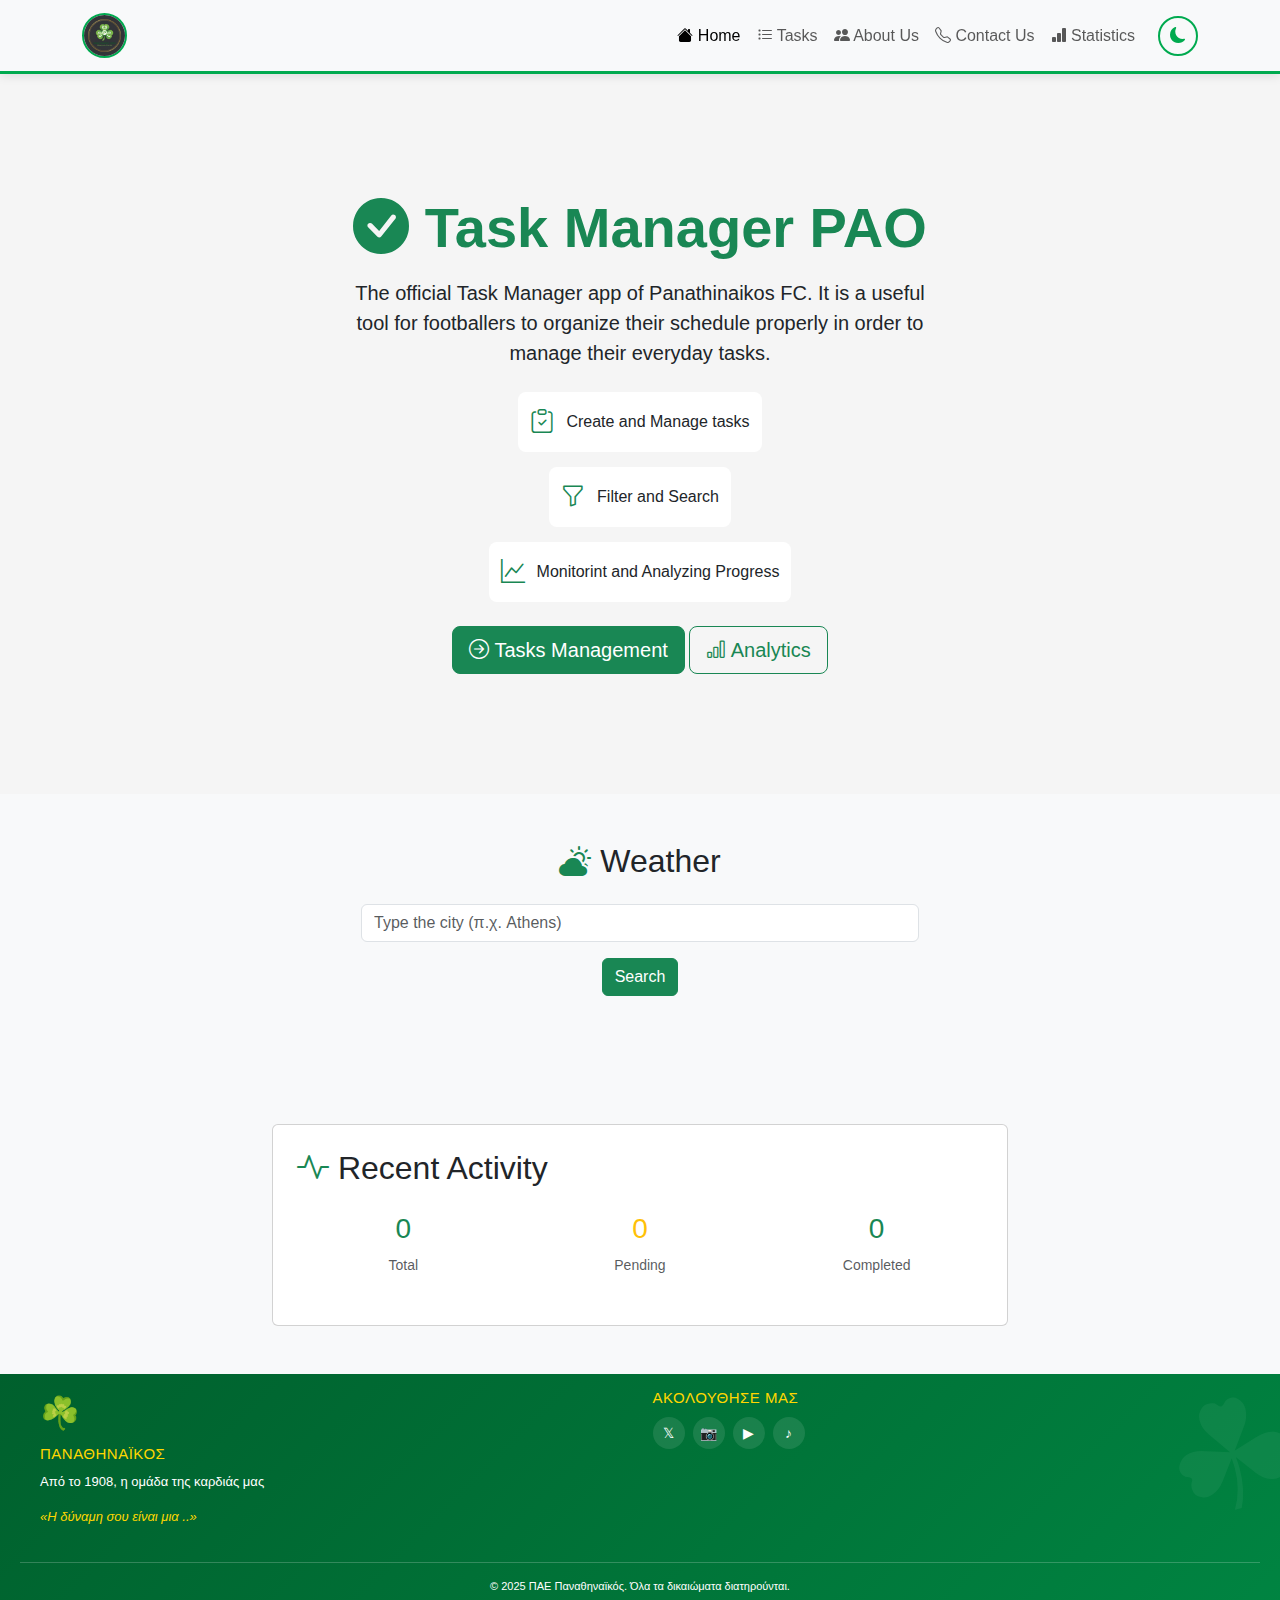
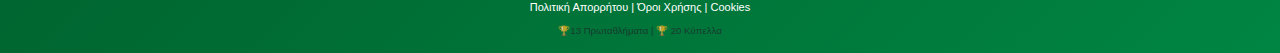
<file: html/index.html>
<!DOCTYPE html>
<html lang="el">
<head>
    <meta charset="UTF-8">
    <meta name="viewport" content="width=device-width, initial-scale=1.0">
    <title>Index Page</title>
    <!-- Keywords -->
    <meta name="keywords" content="Panathinaikos,task manager, client-side app.">
    <!--  Author -->
    <meta name="author" content="Panathinaikos FC Development Team">
    <!--  Application Name -->
    <meta name="application-name" content="Task Manager PAO">
    
    <link href="https://cdn.jsdelivr.net/npm/bootstrap@5.3.0/dist/css/bootstrap.min.css" rel="stylesheet">
    <link rel="stylesheet" href="https://cdn.jsdelivr.net/npm/bootstrap-icons@1.10.0/font/bootstrap-icons.css">
    <link rel="stylesheet" href="../css/nav.css">
    <link rel="stylesheet" href="../css/index.css">
    <link rel="stylesheet" href="../css/footer.css">
    <link rel="stylesheet" href="../css/darkmode.css">
    <script src="https://cdn.jsdelivr.net/npm/bootstrap@5.3.0/dist/js/bootstrap.bundle.min.js" defer></script>
    <script src="../js/loadnav.js" defer></script>
    <script src="../js/loadfooter.js" defer></script>
    <script src="../js/darkmode.js" defer></script>
    <script src="../js/index.js" defer></script>
    <script src="../js/weatherapi.js" defer></script>
</head>
<body>
    <!-- Places navbar here -->
    <div id="nav-placeholder"></div>

    <!-- Welcome Section & small description of the site-->
    <section class="welcome-section">
        <div class="container">
            <div class="row justify-content-center">
                <div class="col-lg-8 text-center  mb-4 mb-lg-0">
                    <h1 class="display-4 fw-bold text-success mb-3">
                        <i class="bi bi-check-circle-fill"></i> Task Manager PAO
                    </h1>
                    <p class="lead mb-4">
                        The official Task Manager app of Panathinaikos FC.
                        It is a useful tool for footballers to organize their schedule properly in order to manage their everyday tasks.
                    </p>
                    <div class="features-list mb-4">
                        <div class="feature-item">
                            <i class="bi bi-clipboard-check text-success"></i>
                            <span>Create and Manage tasks</span>
                        </div>
                        <div class="feature-item">
                            <i class="bi bi-funnel text-success"></i>
                            <span>Filter and Search</span>
                        </div>
                        <div class="feature-item">
                            <i class="bi bi-graph-up text-success"></i>
                            <span>Monitorint and Analyzing Progress</span>
                        </div>
                        
                    </div>
                    <a href="tasks.html" class="btn btn-success btn-lg cta-button">
                        <i class="bi bi-arrow-right-circle"></i> Tasks Management
                    </a>
                    <a href="analytics.html" class="btn btn-outline-success btn-lg">
                        <i class="bi bi-bar-chart"></i> Analytics
                    </a>
                </div>
            </div>
        </div>
    </section>

<!--  Weather Widget  -->
    <section class="weather-section py-5 bg-light text-center">
        <div class="container">
            <h2 class="mb-4"><i class="bi bi-cloud-sun-fill text-success"></i> Weather</h2>
            <input type="text" id="cityInput" class="form-control w-50 mx-auto mb-3" placeholder="Type the city (π.χ. Athens)">
            <button class="btn btn-success mb-3" onclick="getWeather()">Search</button>
            <div id="weatherResult" class="mt-3"></div>
        </div>
    </section>

<!-- Latest Activity  -->
<section class="activity-section py-5 bg-light">
    <div class="container">
        <div class="row">
            <div class="col-lg-8 mx-auto">
                <div class="card p-4">
                    <h2 class="mb-4"><i class="bi bi-activity text-success"></i> Recent Activity</h2>
                    <div class="row text-center mb-4">
                        <div class="col-4">
                            <h3 class="text-success" id="miniTotal">0</h3>
                            <small class="text-muted">Total</small>
                        </div>
                        <div class="col-4">
                            <h3 class="text-warning" id="miniPending">0</h3>
                            <small class="text-muted">Pending</small>
                        </div>
                        <div class="col-4">
                            <h3 class="text-success" id="miniCompleted">0</h3>
                            <small class="text-muted">Completed</small>
                        </div>
                    </div>
                    <div id="activityList"></div>
                </div>
            </div>
        </div>
    </div>
</section>

    <!-- Places footer here -->
    <div id="footer-placeholder"></div>

</body>
</html>
</file>
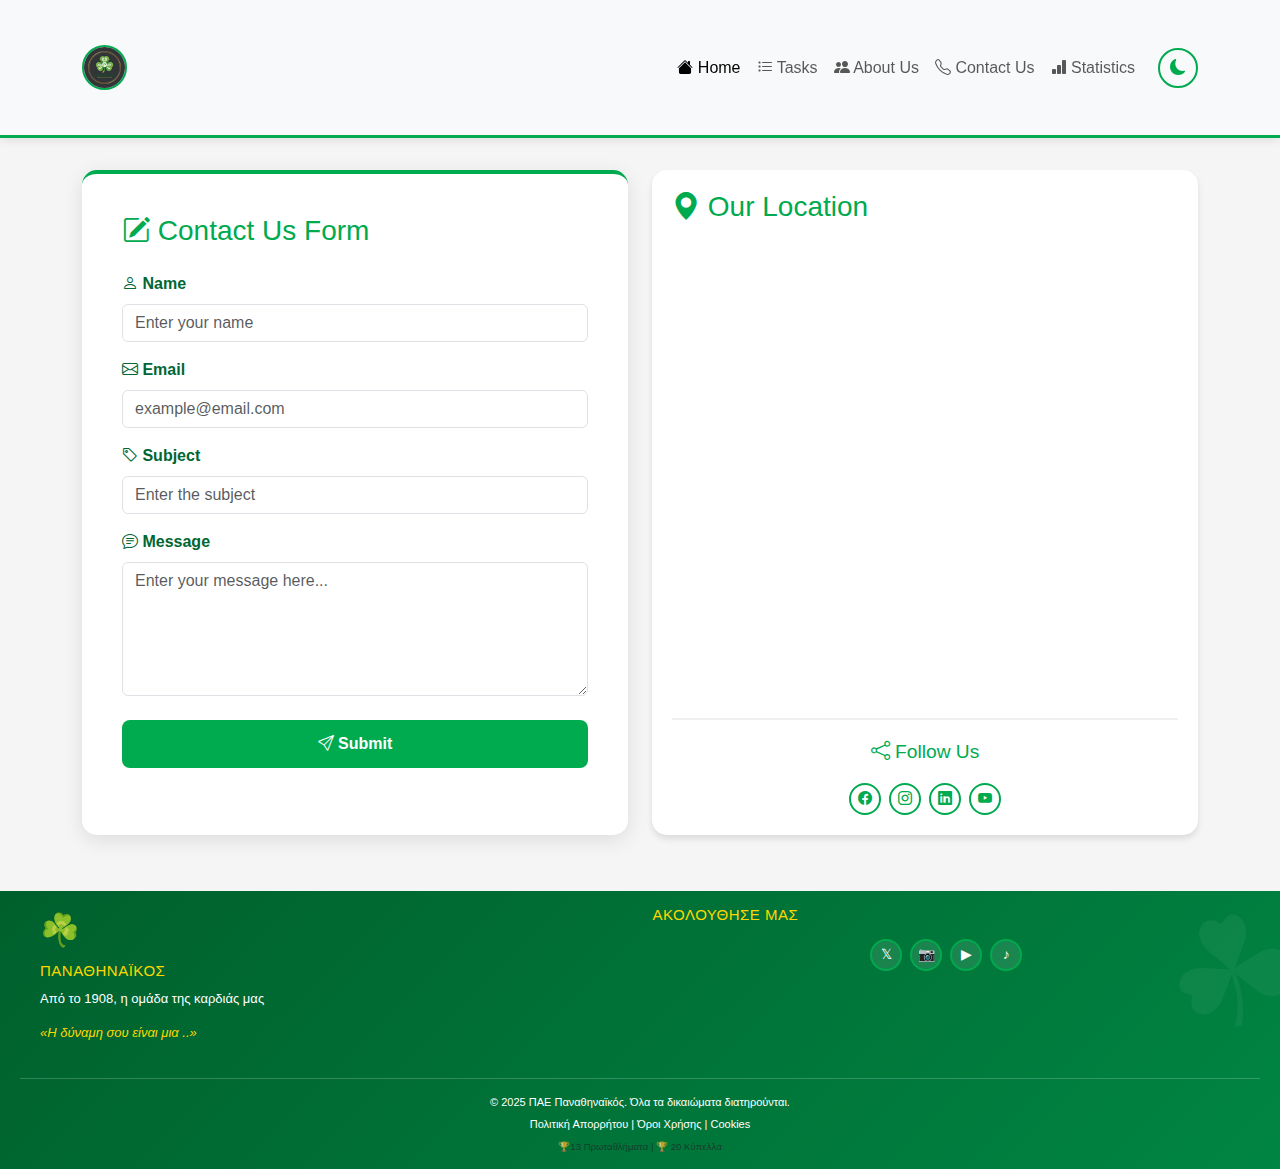
<file: html/contact.html>
<!DOCTYPE html>
<html lang="el">
<head>
    <meta charset="UTF-8">
    <meta name="viewport" content="width=device-width, initial-scale=1.0">
    <title>Contact Us</title>
    <!--  Description -->
    <meta name="description" content="A client-side task management application for Panathinaikos FC. Create, organize and track your daily tasks with local storage. No login required.">
    <!-- Keywords -->
    <meta name="keywords" content="Panathinaikos, PAO, task manager, client-side app, local storage, to-do list">
    <!--  Author -->
    <meta name="author" content="Panathinaikos FC Development Team">
    <!--  Robots -->
    <meta name="robots" content="index, follow">
    <!--  Application Name -->
    <meta name="application-name" content="Task Manager PAO">
    <link href="https://cdn.jsdelivr.net/npm/bootstrap@5.3.0/dist/css/bootstrap.min.css" rel="stylesheet">
    <link rel="stylesheet" href="https://cdn.jsdelivr.net/npm/bootstrap-icons@1.10.0/font/bootstrap-icons.css">
    <link rel="stylesheet" href="../css/nav.css">
    <link rel="stylesheet" href="../css/contact.css">
    <link rel="stylesheet" href="../css/footer.css">
    <link rel="stylesheet" href="../css/darkmode.css">
    <script src="https://cdn.jsdelivr.net/npm/bootstrap@5.3.0/dist/js/bootstrap.bundle.min.js" defer></script>
    <script src="../js/contact.js" defer></script>
    <script src="../js/loadnav.js" defer></script>
    <script src="../js/loadfooter.js" defer></script>
    <script src="../js/darkmode.js" defer></script>
</head>

<body>
<!-- Places navbar here -->
    <div id="nav-placeholder"></div>

<!--Contact form and map section-->
    <div class="container">
        <div class="row">
            <!--Contact form -->
            <div class="col-lg-6 mb-4">
                <div class="contact-card">
                    <h3 class="mb-4" style="color: #00AA4F;"><i class="bi bi-pencil-square"></i> Contact Us Form</h3>
                    <form id="contactForm">
                        <div class="mb-3">
                            <label for="name" class="form-label">
                                <i class="bi bi-person"></i> Name
                            </label>
                            <input type="text" class="form-control" id="name" required placeholder="Enter your name">
                        </div>

                        <div class="mb-3">
                            <label for="email" class="form-label">
                                <i class="bi bi-envelope"></i> Email
                            </label>
                            <input type="email" class="form-control" id="email" required placeholder="example@email.com">
                        </div>

                        <div class="mb-3">
                            <label for="subject" class="form-label">
                                <i class="bi bi-tag"></i> Subject
                            </label>
                            <input type="text" class="form-control" id="subject" required placeholder="Enter the subject">
                        </div>

                        <div class="mb-4">
                            <label for="message" class="form-label">
                                <i class="bi bi-chat-text"></i> Message
                            </label>
                            <textarea class="form-control" id="message" rows="5" required placeholder="Enter your message here..."></textarea>
                        </div>

                        <button type="submit" class="btn-submit">
                            <i class="bi bi-send"></i> Submit
                        </button>
                    </form>
                </div>
            </div>

            <!-- Map -->
            <div class="col-lg-6 mb-4">
                <div class="map-container">
                    <h3 class="map-title"><i class="bi bi-geo-alt-fill"></i> Our Location</h3>
                    <iframe src="https://www.google.com/maps/embed?pb=!1m18!1m12!1m3!1d3147.4104726925443!2d23.83279097540351!3d37.9208401037334!2m3!1f0!2f0!3f0!3m2!1i1024!2i768!4f13.1!3m3!1m2!1s0x14a196dd52902f9b%3A0x8129a1cd2a5528b1!2zzpHOuM67zrfPhM65zrrPjCDOms6tzr3PhM-Bzr8gzqDOsc69zrHOuM63zr3Osc-KzrrOv8-NIM6TLiDOms6xzrvOsc-GzqzPhM63z4I!5e0!3m2!1sel!2sgr!4v1760081118428!5m2!1sel!2sgr" width="600" height="450" style="border:0;" allowfullscreen="" loading="lazy" referrerpolicy="no-referrer-when-downgrade"></iframe>
            <!--Social Media Links-->
                    <div class="social-media-section mt-4">
                        <h5 class="map-title" style="font-size: 1.2rem;"><i class="bi bi-share"></i> Follow Us</h5>
                        <div class="social-links">
                            <a href="https://www.facebook.com" target="_blank">
                                <i class="bi bi-facebook"></i>
                            </a>
                            <a href="https://www.instagram.com" target="_blank">
                                <i class="bi bi-instagram"></i>
                            </a>
                            <a href="https://www.linkedin.com" target="_blank">
                                <i class="bi bi-linkedin"></i>
                            </a>
                            <a href="https://www.youtube.com" target="_blank">
                                <i class="bi bi-youtube"></i>
                            </a>
                        </div>
                    </div>
                
                
                
                </div>
            </div>
        </div>
    </div>

    <!-- Modal/Pop up for success message with all the details  -->
    <div class="modal" id="successModal" tabindex="-1" aria-hidden="true">
        <div class="modal-dialog modal-dialog-centered">
            <div class="modal-content">
                <div class="modal-header">
                    <h5 class="modal-title"><i class="bi bi-check-circle"></i> Successful Submission</h5>
                    <button type="button" class="btn-close" data-bs-dismiss="modal" aria-label="Close"></button>
                </div>
                <div class="modal-body text-center">
                    <i class="bi bi-check-circle-fill success-icon"></i>
                    <h4 style="color:#006633;">Your Message has been sent!</h4>
                    <hr>
                    <div class="text-start">
                        <div class="info-row">
                            <div class="info-label">Name:</div>
                            <div class="info-value" id="modalName"></div>
                        </div>
                        <div class="info-row">
                            <div class="info-label">Email:</div>
                            <div class="info-value" id="modalEmail"></div>
                        </div>
                        <div class="info-row">
                            <div class="info-label">Subject:</div>
                            <div class="info-value" id="modalSubject"></div>
                        </div>
                        <div class="info-row">
                            <div class="info-label">Message:</div>
                            <div class="info-value" id="modalMessage"></div>
                        </div>
                    </div>
                    <p class="mt-3 text-muted">One of us very soon will be in touch with you</p>
                </div>
            </div>
        </div>
    </div>



<!-- Places footer here -->
    <div id="footer-placeholder"></div>

</body>
</html>
</file>
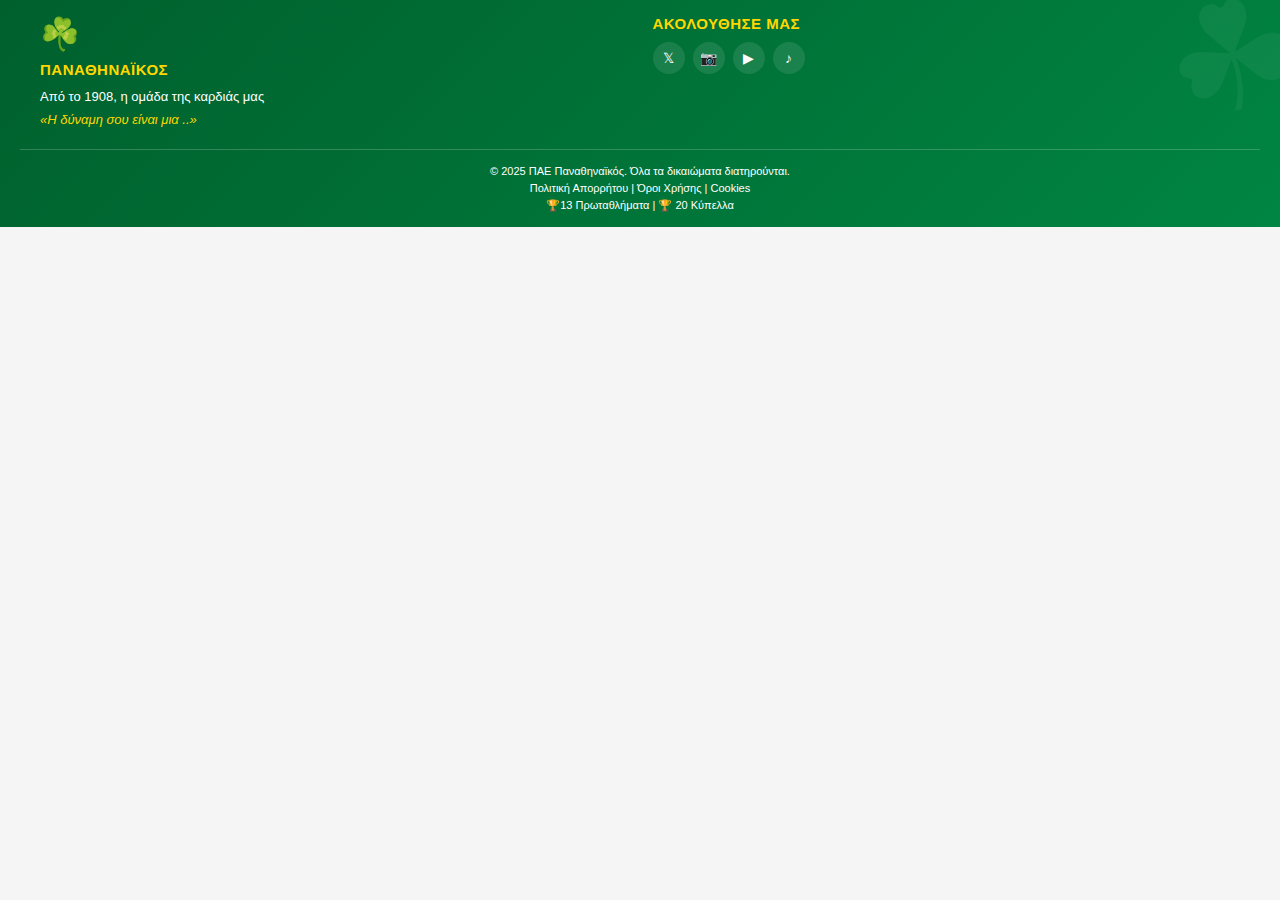
<file: html/footer.html>
<!DOCTYPE html>
<html lang="el">
<head>
    <meta charset="UTF-8">
    <meta name="viewport" content="width=device-width, initial-scale=1.0">
    <link rel="stylesheet" href="../css/footer.css">
    <title>Footer Παναθηναϊκού</title>
</head>
    <footer> <!--Creates footer and define its contents -->
        <div class="footer-container">
            <div class="footer-section">
                <div class="footer-logo">☘️</div>
                <h3>ΠαναΘηναϊκός</h3>
                <p>Από το 1908, η ομάδα της καρδιάς μας</p>
                <p class="footer-tagline">«Η δύναμη σου είναι μια ..»</p>
            </div>
            <div class="footer-section"> <!--Social media section & links-->
                <h3>Ακολούθησέ μας</h3>
                <div class="social-links">
                    <a href="https://x.com/paofc_?ref_src=twsrc%5Egoogle%7Ctwcamp%5Eserp%7Ctwgr%5Eauthor" title="Twitter">𝕏</a>
                    <a href="https://www.instagram.com/fcpanathinaikos/?hl=el" title="Instagram">📷</a>
                    <a href="https://www.youtube.com/@FCPanathinaikos" title="YouTube">▶</a>
                    <a href="https://www.tiktok.com/@fcpanathinaikos" title="TikTok">♪</a>
                </div>
            </div>
        </div>

        <div class="footer-bottom">
            <p>&copy; 2025 ΠΑΕ Παναθηναϊκός. Όλα τα δικαιώματα διατηρούνται.</p>
            <p>Πολιτική Απορρήτου | Όροι Χρήσης | Cookies</p>
            <p class="mt-2 small text-muted">
                🏆13 Πρωταθλήματα | 🏆 20 Κύπελλα
            </p>
        </div>
    </footer>
</body>
</html>
</file>
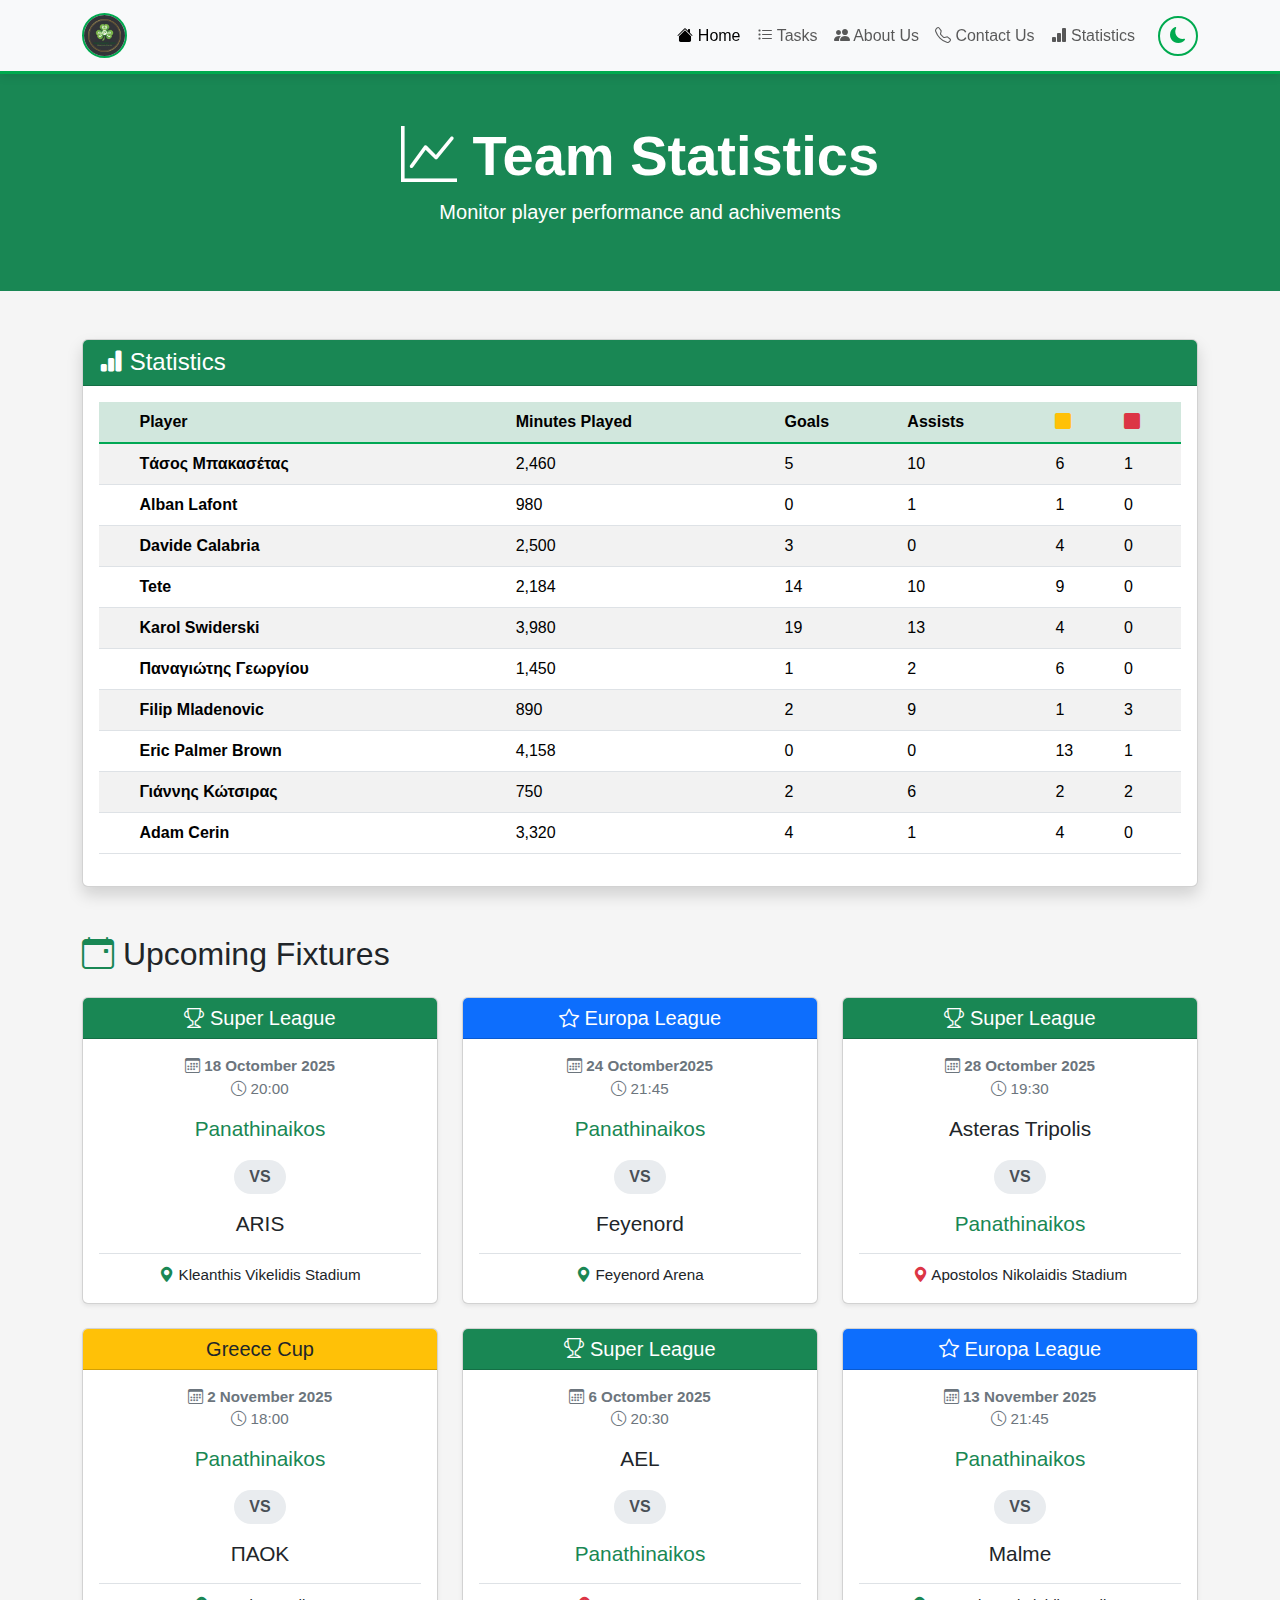
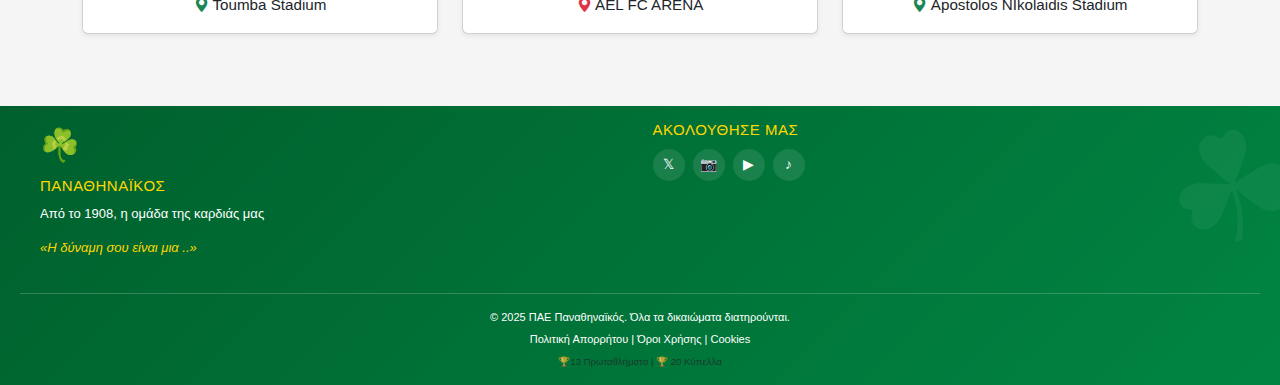
<file: html/statistics.html>
<!DOCTYPE html>
<html lang="el">
<head>
    <meta charset="UTF-8">
    <meta name="viewport" content="width=device-width, initial-scale=1.0">
    <title>Team Statistics </title>
    <!--  Description -->
    <meta name="description" content="A client-side task management application for Panathinaikos FC. Create, organize and track your daily tasks with local storage. No login required.">
    <!-- Keywords -->
    <meta name="keywords" content="Panathinaikos, PAO, task manager, client-side app, local storage, to-do list">
    <!--  Author -->
    <meta name="author" content="Panathinaikos FC Development Team">
    <!--  Robots -->
    <meta name="robots" content="index, follow">
    <!--  Application Name -->
    <meta name="application-name" content="Task Manager PAO">
    <link href="https://cdn.jsdelivr.net/npm/bootstrap@5.3.0/dist/css/bootstrap.min.css" rel="stylesheet">
    <link rel="stylesheet" href="https://cdn.jsdelivr.net/npm/bootstrap-icons@1.10.0/font/bootstrap-icons.css">
    <link rel="stylesheet" href="../css/nav.css">
    <link rel="stylesheet" href="../css/statistics.css">
    <link rel="stylesheet" href="../css/footer.css">
    <link rel="stylesheet" href="../css/darkmode.css">
    <script src="https://cdn.jsdelivr.net/npm/bootstrap@5.3.0/dist/js/bootstrap.bundle.min.js" defer></script>
    <script src="../js/loadnav.js" defer></script>
    <script src="../js/loadfooter.js" defer></script>
    <script src="../js/darkmode.js" defer></script>
</head>
<body>
    <!-- Places navbar here -->
    <div id="nav-placeholder"></div>

    <!-- Header & brief discreption -->
    <section class="hero-section bg-success text-white py-5">
        <div class="container text-center">
            <h1 class="display-4 fw-bold">
                <i class="bi bi-graph-up"></i> Team Statistics
            </h1>
            <p class="lead">Monitor player performance and achivements</p>
        </div>
    </section>

    <div class="container my-5">
        <!-- Players' Statistics Table -->
        <section class="mb-5">
            <div class="card shadow">
                <div class="card-header bg-success text-white">
                    <h2 class="mb-0">
                        <i class="bi bi-bar-chart-fill"></i> Statistics
                    </h2>
                </div>
                <div class="card-body">
                    <div class="table-responsive">
                        <table class="table table-striped table-hover">
                            <thead class="table-success">
                                <tr>
                                    <th></th>
                                    <th>Player</th>
                                    <th> Minutes Played</th>
                                    <th> Goals</th>
                                    <th></i> Assists</th>
                                    <th><i class="bi bi-square-fill text-warning"></i> </th>
                                    <th><i class="bi bi-square-fill text-danger"></i> </th>
                                </tr>
                            </thead>
                            <tbody>
                                <tr>
                                    <td></td>
                                    <td><strong>Tάσος Μπακασέτας</strong></td>
                                    <td>2,460</td>
                                    <td>5</td>
                                    <td>10</td>
                                    <td>6</td>
                                    <td>1</td>
                                </tr>
                                <tr>
                                    <td></td>
                                    <td><strong>Alban Lafont</strong></td>
                                    <td>980</td>
                                    <td>0</td>
                                    <td>1</td>
                                    <td>1</td>
                                    <td>0</td>
                                </tr>
                                <tr>
                                    <td></td>
                                    <td><strong>Davide Calabria</strong></td>
                                    <td>2,500</td>
                                    <td>3</td>
                                    <td>0</td>
                                    <td>4</td>
                                    <td>0</td>
                                </tr>
                                <tr>
                                    <td></td>
                                    <td><strong>Tete</strong></td>
                                    <td>2,184</td>
                                    <td>14</td>
                                    <td>10</td>
                                    <td>9</td>
                                    <td>0</td>
                                </tr>
                                <tr>
                                    <td></td>
                                    <td><strong>Karol Swiderski</strong></td>
                                    <td>3,980</td>
                                    <td>19</td>
                                    <td>13</td>
                                    <td>4</td>
                                    <td>0</td>
                                </tr>
                                <tr>
                                    <td></td>
                                    <td><strong>Παναγιώτης Γεωργίου</strong></td>
                                    <td>1,450</td>
                                    <td>1</td>
                                    <td>2</td>
                                    <td>6</td>
                                    <td>0</td>
                                </tr>
                                <tr>
                                    <td></td>
                                    <td><strong>Filip Mladenovic</strong></td>
                                    <td>890</td>
                                    <td>2</td>
                                    <td>9</td>
                                    <td>1</td>
                                    <td>3</td>
                                </tr>
                                <tr>
                                    <td></td>
                                    <td><strong>Eric Palmer Brown</strong></td>
                                    <td>4,158</td>
                                    <td>0</td>
                                    <td>0</td>
                                    <td>13</td>
                                    <td>1</td>
                                </tr>
                                <tr>
                                    <td></td>
                                    <td><strong>Γιάννης Κώτσιρας</strong></td>
                                    <td>750</td>
                                    <td>2</td>
                                    <td>6</td>
                                    <td>2</td>
                                    <td>2</td>
                                </tr>
                                <tr>
                                    <td></td>
                                    <td><strong>Adam Cerin</strong></td>
                                    <td>3,320</td>
                                    <td>4</td>
                                    <td>1</td>
                                    <td>4</td>
                                    <td>0</td>
                                </tr>
                            </tbody>
                        </table>
                    </div>
                </div>
            </div>
        </section>

        <!-- Upcoming Matches -->
        <section>
            <h2 class="mb-4">
                <i class="bi bi-calendar-event text-success"></i> Upcoming Fixtures
            </h2>
            
            <div class="row">
                <!-- Match 1 -->
                <div class="col-md-6 col-lg-4 mb-4">
                    <div class="card shadow-sm match-card">
                        <div class="card-header bg-success text-white text-center">
                            <h5 class="mb-0"><i class="bi bi-trophy"></i> Super League</h5>
                        </div>
                        <div class="card-body text-center">
                            <div class="match-date mb-3">
                                <i class="bi bi-calendar3"></i> <strong>18 Octomber 2025</strong><br>
                                <i class="bi bi-clock"></i> 20:00
                            </div>
                            <div class="teams mb-3">
                                <h4 class="text-success mb-2">Panathinaikos</h4>
                                <span class="vs-text">VS</span>
                                <h4 class="mt-2">ARIS</h4>
                            </div>
                            <div class="match-location">
                                <i class="bi bi-geo-alt-fill text-success"></i> Kleanthis Vikelidis Stadium
                            </div>
                        </div>
                    </div>
                </div>

                <!-- Match 2 -->
                <div class="col-md-6 col-lg-4 mb-4">
                    <div class="card shadow-sm match-card">
                        <div class="card-header bg-primary text-white text-center">
                            <h5 class="mb-0"><i class="bi bi-star"></i> Europa League</h5>
                        </div>
                        <div class="card-body text-center">
                            <div class="match-date mb-3">
                                <i class="bi bi-calendar3"></i> <strong>24 Octomber2025</strong><br>
                                <i class="bi bi-clock"></i> 21:45
                            </div>
                            <div class="teams mb-3">
                                <h4 class="text-success mb-2">Panathinaikos</h4>
                                <span class="vs-text">VS</span>
                                <h4 class="mt-2">Feyenord</h4>
                            </div>
                            <div class="match-location">
                                <i class="bi bi-geo-alt-fill text-success"></i> Feyenord Arena
                            </div>
                        </div>
                    </div>
                </div>

                <!-- Match 3 -->
                <div class="col-md-6 col-lg-4 mb-4">
                    <div class="card shadow-sm match-card">
                        <div class="card-header bg-success text-white text-center">
                            <h5 class="mb-0"><i class="bi bi-trophy"></i> Super League</h5>
                        </div>
                        <div class="card-body text-center">
                            <div class="match-date mb-3">
                                <i class="bi bi-calendar3"></i> <strong>28 Octomber 2025</strong><br>
                                <i class="bi bi-clock"></i> 19:30
                            </div>
                            <div class="teams mb-3">
                                <h4 class="mb-2">Asteras Tripolis</h4>
                                <span class="vs-text">VS</span>
                                <h4 class="text-success mt-2">  Panathinaikos</h4>
                            </div>
                            <div class="match-location">
                                <i class="bi bi-geo-alt-fill text-danger"></i> Apostolos Nikolaidis Stadium
                            </div>
                        </div>
                    </div>
                </div>

                <!-- Match 4 -->
                <div class="col-md-6 col-lg-4 mb-4">
                    <div class="card shadow-sm match-card">
                        <div class="card-header bg-warning text-dark text-center">
                            <h5 class="mb-0"></i> Greece Cup</h5>
                        </div>
                        <div class="card-body text-center">
                            <div class="match-date mb-3">
                                <i class="bi bi-calendar3"></i> <strong>2 November 2025</strong><br>
                                <i class="bi bi-clock"></i> 18:00
                            </div>
                            <div class="teams mb-3">
                                <h4 class="text-success mb-2">Panathinaikos</h4>
                                <span class="vs-text">VS</span>
                                <h4 class="mt-2">ΠΑΟΚ</h4>
                            </div>
                            <div class="match-location">
                                <i class="bi bi-geo-alt-fill text-success"></i> Toumba Stadium
                            </div>
                        </div>
                    </div>
                </div>

                <!-- Match 5 -->
                <div class="col-md-6 col-lg-4 mb-4">
                    <div class="card shadow-sm match-card">
                        <div class="card-header bg-success text-white text-center">
                            <h5 class="mb-0"><i class="bi bi-trophy"></i> Super League</h5>
                        </div>
                        <div class="card-body text-center">
                            <div class="match-date mb-3">
                                <i class="bi bi-calendar3"></i> <strong>6 Octomber 2025</strong><br>
                                <i class="bi bi-clock"></i> 20:30
                            </div>
                            <div class="teams mb-3">
                                <h4 class="mb-2">AEL</h4>
                                <span class="vs-text">VS</span>
                                <h4 class="text-success mt-2">  Panathinaikos</h4>
                            </div>
                            <div class="match-location">
                                <i class="bi bi-geo-alt-fill text-danger"></i> AEL FC ARENA
                            </div>
                        </div>
                    </div>
                </div>
                
                <!-- Match 6 -->
                <div class="col-md-6 col-lg-4 mb-4">
                    <div class="card shadow-sm match-card">
                        <div class="card-header bg-primary text-white text-center">
                            <h5 class="mb-0"><i class="bi bi-star"></i> Europa League</h5>
                        </div>
                        <div class="card-body text-center">
                            <div class="match-date mb-3">
                                <i class="bi bi-calendar3"></i> <strong>13 November 2025</strong><br>
                                <i class="bi bi-clock"></i> 21:45
                            </div>
                            <div class="teams mb-3">
                                <h4 class="text-success mb-2">Panathinaikos</h4>
                                <span class="vs-text">VS</span>
                                <h4 class="mt-2">Malme</h4>
                            </div>
                            <div class="match-location">
                                <i class="bi bi-geo-alt-fill text-success"></i> Apostolos NIkolaidis Stadium
                            </div>
                        </div>
                    </div>
                </div>
            </div>
        </section>
    </div>

    <!-- Places footer here -->
    <div id="footer-placeholder"></div>
</body>
</html>
</file>
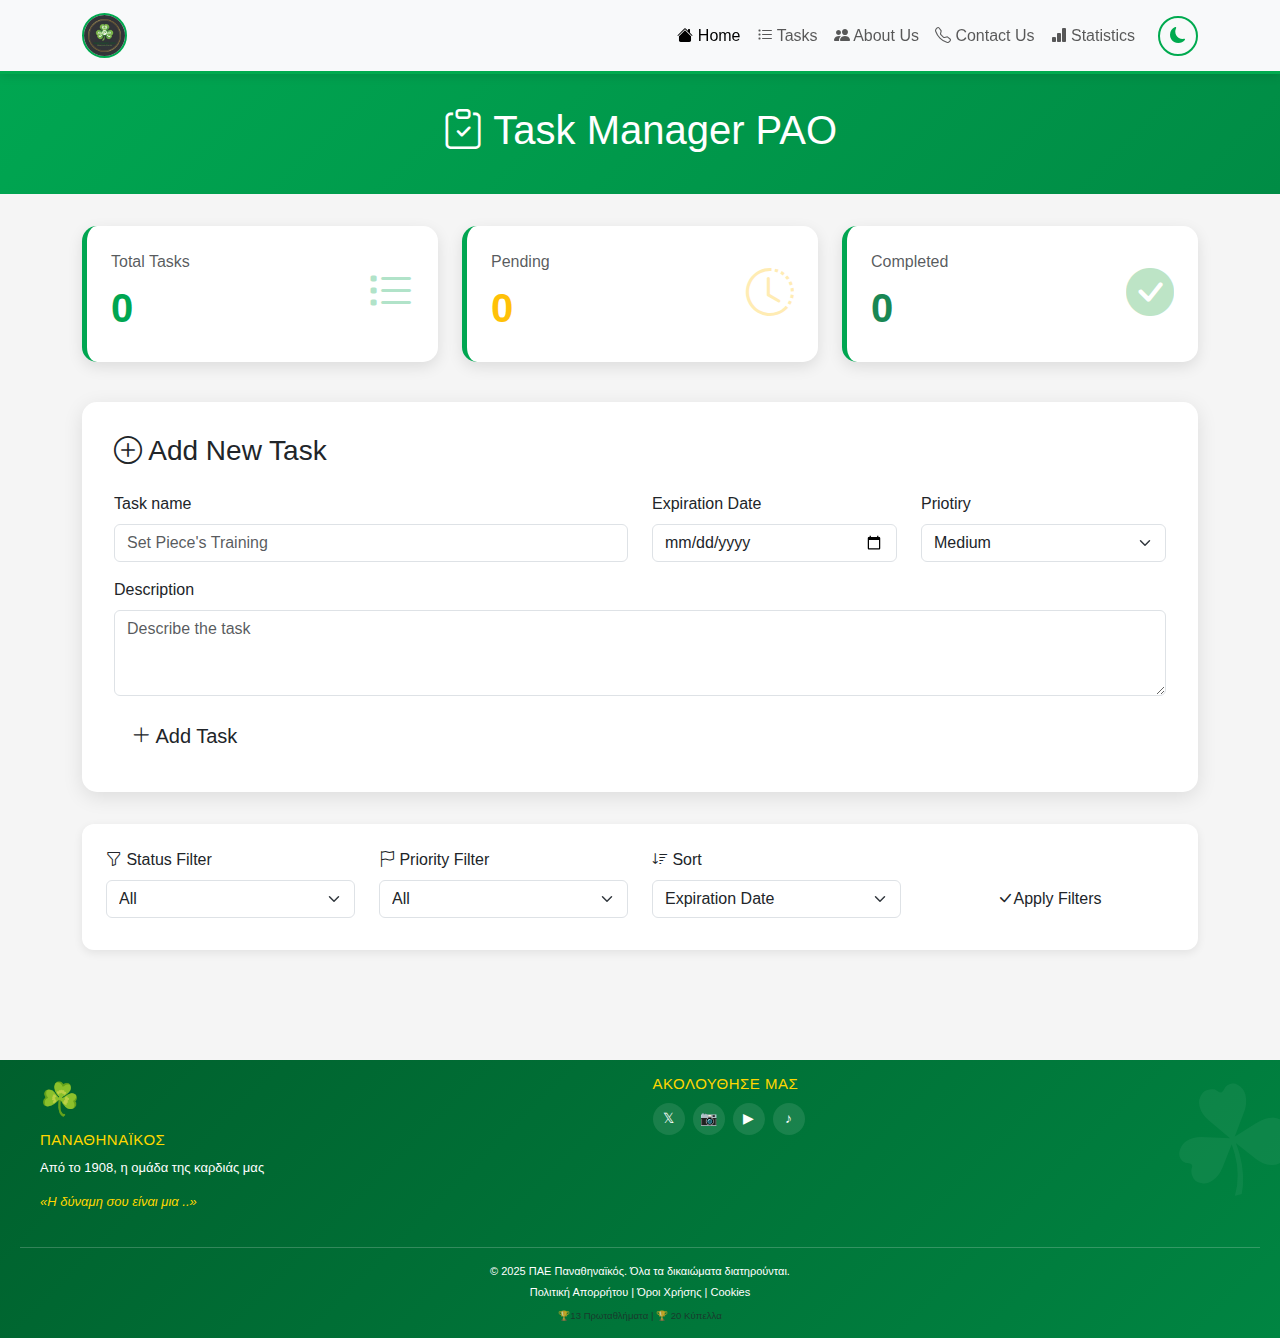
<file: html/tasks.html>
<!DOCTYPE html>
<html lang="el">
<head>
    <meta charset="UTF-8">
    <meta name="viewport" content="width=device-width, initial-scale=1.0">
    <title>Task Manager </title>
    <!--  Description -->
    <meta name="description" content="A client-side task management application for Panathinaikos FC. Create, organize and track your daily tasks with local storage. No login required.">
    <!-- Keywords -->
    <meta name="keywords" content="Panathinaikos, PAO, task manager, client-side app, local storage, to-do list">
    <!--  Author -->
    <meta name="author" content="Panathinaikos FC Development Team">
    <!--  Robots -->
    <meta name="robots" content="index, follow">
    <!--  Application Name -->
    <meta name="application-name" content="Task Manager PAO">
    <link href="https://cdn.jsdelivr.net/npm/bootstrap@5.3.0/dist/css/bootstrap.min.css" rel="stylesheet">
    <!-- Bootstrap Icons -->
    <link rel="stylesheet" href="https://cdn.jsdelivr.net/npm/bootstrap-icons@1.10.0/font/bootstrap-icons.css">
    <link rel="stylesheet" href="../css/nav.css">
    <link rel="stylesheet" href="../css/tasks.css">
    <link rel="stylesheet" href="../css/footer.css">
    <link rel="stylesheet" href="../css/darkmode.css">
    <script src="https://cdn.jsdelivr.net/npm/bootstrap@5.3.0/dist/js/bootstrap.bundle.min.js" defer></script>
    <script src="../js/loadnav.js" defer></script>
    <script src="../js/loadfooter.js" defer></script>
    <script src="../js/darkmode.js" defer></script>
    <script src="../js/tasks.js" defer></script>
</head>
<body>
    <!--PLaces navbar here -->
    <div id="nav-placeholder"></div>

    <!-- Task Manager Header -->
    <div class="task-header">
        <div class="container text-center">
            <h1><i class="bi bi-clipboard-check"></i> Task Manager PAO</h1>
        </div>
    </div>

    <div class="container mb-5">
        <div class="row mb-4">
            <div class="col-md-4 mb-3">
                <div class="stats-card">
                    <div class="d-flex justify-content-between align-items-center">
                        <div>
                            <p class="mb-1 text-muted">Total Tasks</p>
                            <div class="stats-number" id="totalTasks">0</div>
                        </div>
                        <i class="bi bi-list-task" style="font-size: 3rem; color: #00A651; opacity: 0.3;"></i>
                    </div>
                </div>
            </div>
            <!-- Tasks Categories-->
            <div class="col-md-4 mb-3">
                <div class="stats-card">
                    <div class="d-flex justify-content-between align-items-center">
                        <div>
                            <p class="mb-1 text-muted">Pending</p>
                            <div class="stats-number text-warning" id="pendingTasks">0</div>
                        </div>
                        <i class="bi bi-clock-history" style="font-size: 3rem; color: #ffc107; opacity: 0.3;"></i>
                    </div>
                </div>
            </div>
            <div class="col-md-4 mb-3">
                <div class="stats-card">
                    <div class="d-flex justify-content-between align-items-center">
                        <div>
                            <p class="mb-1 text-muted">Completed</p>
                            <div class="stats-number text-success" id="completedTasks">0</div>
                        </div>
                        <i class="bi bi-check-circle-fill" style="font-size: 3rem; color: #28a745; opacity: 0.3;"></i>
                    </div>
                </div>
            </div>
        </div>

        <!--Add new task form -->
        <div class="task-form-card">
            <h3 class="mb-4"><i class="bi bi-plus-circle"></i> Add New Task</h3>
            <form id="taskForm">
                <div class="row">
                    <div class="col-md-6 mb-3">
                        <label for="taskName" class="form-label">Task name </label>
                        <input type="text" class="form-control" id="taskName" required placeholder="Set Piece's Training">
                    </div>
                    <div class="col-md-3 mb-3">
                        <label for="taskDueDate" class="form-label">Expiration Date </label>
                        <input type="date" class="form-control" id="taskDueDate" required>
                    </div>
                    <div class="col-md-3 mb-3">
                        <label for="taskPriority" class="form-label">Priotiry </label>
                        <select class="form-select" id="taskPriority" required>
                            <option value="high">High</option>
                            <option value="medium" selected>Medium</option>
                            <option value="low">Low</option>
                        </select>
                    </div>
                    <div class="col-12 mb-3">
                        <label for="taskDescription" class="form-label">Description</label>
                        <textarea class="form-control" id="taskDescription" rows="3" placeholder="Describe the task"></textarea>
                    </div>
                    <div class="col-12">
                        <button type="submit" class="btn btn-pao btn-lg">
                            <i class="bi bi-plus-lg"></i> Add Task
                        </button>
                    </div>
                </div>
            </form>
        </div>

        <!-- Filters -->
        <div class="filter-section">
            <div class="row align-items-end">
                <div class="col-md-3 mb-2">
                    <label class="form-label"><i class="bi bi-funnel"></i> Status Filter</label>
                    <select class="form-select" id="filterStatus">
                        <option value="all">All</option>
                        <option value="pending">Pending</option>
                        <option value="completed">Completed</option>
                    </select>
                </div>
                <div class="col-md-3 mb-2">
                    <label class="form-label"><i class="bi bi-flag"></i> Priority Filter</label>
                    <select class="form-select" id="filterPriority">
                        <option value="all">All</option>
                        <option value="high">High</option>
                        <option value="medium">Medium</option>
                        <option value="low">Low</option>
                    </select>
                </div>
                <div class="col-md-3 mb-2">
                    <label class="form-label"><i class="bi bi-sort-down"></i> Sort</label>
                    <select class="form-select" id="sortBy">
                        <option value="dueDate">Expiration Date</option>
                        <option value="name">Name</option>
                        <option value="priority">Priority</option>
                    </select>
                </div>
                <div class="col-md-3 mb-2">
                    <button class="btn btn-pao w-100" onclick="applyFilters()">
                        <i class="bi bi-check-lg"></i>Apply Filters
                    </button>
                </div>
            </div>
        </div>

        <!--Task's list -->
        <div id="tasksList"></div>
    </div>

    <!-- Modal for task edit-->
    <div class="modal fade" id="editTaskModal" tabindex="-1">
        <div class="modal-dialog">
            <div class="modal-content">
                <div class="modal-header">
                    <h5 class="modal-title"><i class="bi bi-pencil"></i> Edit Task</h5>
                    <button type="button" class="btn-close btn-close-white" data-bs-dismiss="modal"></button>
                </div>
                <div class="modal-body">
                    <form id="editTaskForm">
                        <input type="hidden" id="editTaskId">
                        <div class="mb-3">
                            <label for="editTaskName" class="form-label">Task Name</label>
                            <input type="text" class="form-control" id="editTaskName" required>
                        </div>
                        <div class="mb-3">
                            <label for="editTaskDescription" class="form-label">Description</label>
                            <textarea class="form-control" id="editTaskDescription" rows="3"></textarea>
                        </div>
                        <div class="row">
                            <div class="col-md-6 mb-3">
                                <label for="editTaskDueDate" class="form-label">Expiration Date</label>
                                <input type="date" class="form-control" id="editTaskDueDate" required>
                            </div>
                            <div class="col-md-6 mb-3">
                                <label for="editTaskPriority" class="form-label">Priority</label>
                                <select class="form-select" id="editTaskPriority" required>
                                    <option value="high">High</option>
                                    <option value="medium">Medium</option>
                                    <option value="low">Low</option>
                                </select>
                            </div>
                        </div>
                    </form>
                </div>
                <div class="modal-footer">
                    <button type="button" class="btn btn-secondary" data-bs-dismiss="modal">Cancel</button>
                    <button type="button" class="btn btn-pao" onclick="saveEditTask()">Save</button>
                </div>
            </div>
        </div>
    </div>

    <!-- Places here footer -->
    <div id="footer-placeholder"></div>
</body>
</html>
</file>
<file: css/nav.css>
body {
    min-height: 100%;
}

/*Navigation Styles*/

.navbar {
    background-color: white;
    box-shadow: 0 2px 10px rgba(0,0,0,0.1);
    border-bottom: 3px solid #00AA4F;
}

/*Nav Bar Styling*/

.navnar-brand {
    font-weight: bold;
    font-size: 1.5rem;
    color: #00AA4F;
}

.nav-link {
    color: #333;
    transition: color 0.3s ease;
}

.nav-link:hover{
    color: #00AA4F;
}

/*Logo Styling*/

.logo-image{
    width: 45px;
    height: 45px;
    border-radius: 50%;
    object-fit:cover;
    margin-right: 10px;
    border: 2px solid #00AA4F;
}
</file>
<file: css/index.css>
/*Welcome section Styles*/
.welcome-section {
    min-height: 80vh; /*Takes up to 80% of the sceen's height*/
    display: flex;
    align-items: center;
    justify-content: center;
    padding: 60px 0;
    text-align: center;
    flex-direction: column;
}
.welcome-section h1 {
    color: #00693e;
    text-align: center;
    width: 100%;
}

.welcome-section .lead{
    text-align: center;
    width: 100%;
    max-width: 600px;
    margin-left: auto;
    margin-right: auto;
}
/*Dark mode color for title */
body.dark-mode .welcome-section h1 {
    color: #00a854;
}
/*Feature List*/
.features-list {
    display: grid;
    gap: 15px;
    justify-items: center;
}

.feature-item {
    display: flex;
    align-items: center;
    justify-content:center;
    gap: 12px;
    padding: 12px;
    background: white;
    border-radius: 8px;
    text-align: left;
}

body.dark-mode .feature-item {
    background: #343a40;
    color: #f8f9fa;
}

.feature-item i {
    font-size: 1.5rem;
}

.cta-button {
    padding: 15px 40px;
    font-size: 1.1rem;
    border-radius: 50px; /*Rounded button*/
}


/*Recent Activity Style*/
.activity-item {
    padding: 15px;
    margin-bottom: 10px;
    background: #f8f9fa;
    border-radius: 5px;
    border-left: 4px solid #00A651;
}

.activity-icon {
    width: 40px;
    height: 40px;
    border-radius: 50%; /*Cirlce*/
    display: inline-flex;
    align-items: center;
    justify-content: center;
    margin-right: 10px;
}

.activity-icon.added {
    background: #d4edda;
    color: #155724;
}

.activity-icon.completed {
    background: #cce5ff;
    color: #004085;
}

.activity-icon.deleted {
    background: #f8d7da;
    color: #721c24;
}

.activity-icon.edited {
    background: #fff3cd;
    color: #856404;
}

/* Media query for mobile screens - center everything */
@media (max-width: 992px) {
    .welcome-section .text-center {
        text-align: center ;
    }
    
    .welcome-section h1,
    .welcome-section p,
    .welcome-section .lead {
        text-align: center;
    }
    
    .feature-item {
        justify-content: center;
        text-align: center;
    }
}


/* Pagination Styles */
.pagination-controls {
    margin-top: 20px;
    padding: 15px;
    text-align: center;
}

.pagination-buttons {
    display: flex;
    justify-content: center;
    align-items: center;
    gap: 15px;
}

.pagination-btn {
    padding: 10px 20px;
    border: 2px solid #00A651;
    background: white;
    color: #00693e;
    cursor: pointer;
    border-radius: 8px;
    font-weight: 600;
    transition: all 0.3s;
}

.pagination-btn:hover:not(:disabled) {
    background: #00A651;
    color: white;
}

.pagination-btn:disabled {
    opacity: 0.5;
    cursor: not-allowed;
    border-color: #ccc;
    color: #999;
}

.page-info {
    font-weight: 600;
    color: #00693e;
}

/* Dark mode */
body.dark-mode .pagination-btn {
    background: #343a40;
    color: #00a854;
    border-color: #00a854;
}

body.dark-mode .pagination-btn:hover:not(:disabled) {
    background: #00a854;
    color: #1a1d21;
}

body.dark-mode .page-info {
    color: #00a854;
}
</file>
<file: css/footer.css>
* {  /*Styling for all elements of footer */
    margin: 0;
    padding: 0;
    box-sizing: border-box;
}

/*Basic styling for body section*/
body {
    font-family: 'Arial', sans-serif;
    min-height: 100%;
    display: flex;
    flex-direction: column;
    background: #f5f5f5;
}

/*Main content of page */
.content {
    flex: 1;
    padding: 40px 20px;
    text-align: center;
}
/*Footer container*/
footer {
    background: linear-gradient(135deg, #00602d 0%, #008542 100%);
    color: white;
    padding: 15px 20px 10px;
    position: relative;
    overflow: hidden;
}

footer::before { /*Creates a thin green line above the footer*/
    content: '☘';
    position: absolute;
    font-size: 150px;
    opacity: 0.05;
    top: -30px;
    right: -20px;
    transform: rotate(-15deg);
}

.footer-container { /*Makes the footer responsive*/
    max-width: 1200px;
    margin: 0 auto;
    display: grid;
    grid-template-columns: repeat(auto-fit, minmax(200px, 1fr));
    gap: 25px;
    position: relative;
    z-index: 1;
}

.footer-section h3 {
    font-size: 15px;
    margin-bottom: 10px;
    color: #ffd700;
    text-transform: uppercase;
    letter-spacing: 0.5px;
}

.footer-section ul { /*Hover effect for footer's links */
    list-style: none;
}

.footer-section ul li {
    margin-bottom: 6px;
}

.footer-section a,
.footer-section ul li,
.footer-section p {
    font-size: 13px;
}

.footer-section p {
    line-height: 1.4;
}

.footer-section a { /*Gives better style and color to footer's elemments*/
    color: inherit;
    text-decoration: none;
    transition: all 0.3s ease;
    display: inline-block;
}

.footer-section a:hover {
    color: #ffd700;
    transform: translateX(3px);
}
/*Socail Media Links*/
.social-links {
    display: flex;
    gap: 8px;
    flex-wrap: wrap;
}

.social-links a {
    width: 32px;
    height: 32px;
    background: rgba(255, 255, 255, 0.1);
    border-radius: 50%;
    display: flex;
    align-items: center;
    justify-content: center;
    font-size: 14px;
}

.social-links a:hover {
    background: #ffd700;
    color: #00602d;
    transform: translateY(-3px) rotate(360deg);
}

/*Bottom Section*/
.footer-logo {
    font-size: 32px;
    margin-bottom: 8px;
}

.footer-bottom {
    margin-top: 20px;
    padding-top: 15px;
    border-top: 1px solid rgba(255, 255, 255, 0.2);
    text-align: center;
    font-size: 11px;
}

.footer-bottom p {
    margin-bottom: 5px;
}

.footer-tagline {
    font-style: italic;
    color: #ffd700;
    margin-top: 5px;
    font-size: 12px;
}
@media (max-width: 768px) { /*Makes the footer responsive for smaller screens*/
    .footer-container {
        grid-template-columns: 1fr;
        text-align: center;
        gap: 20px;
    }
    
    .social-links {
        justify-content: center;
    }
    
    footer {
        padding: 20px 15px 12px;
    }
}
</file>
<file: css/darkmode.css>
/*Dark Mode Button*/
.dark-mode-toggle {
    background: none;
    border: 2px solid #00AA4F;
    color: #00AA4F;
    border-radius: 50%;
    width: 40px;
    height: 40px;
    cursor: pointer;
    transition: all 0.3s;
    margin-left: 15px;
}

/*Hover effect*/
.dark-mode-toggle:hover{
    background: #00aa4f;
    color: white;
    transform: rotate(180deg);
}

/*DarkMode Styles for body*/
body.dark-mode {
    background-color: #1a1a1a;
    color: #fff;
}

/*Nav Bar Dark Mode*/
body.dark-mode .navbar {
    background-color: #2d2d2d !important;
}

body.dark-mode .nav-link{
    color: #fff !important;
}

body.dark-mode .nav-link:hover{
    color: #00aa4f !important;
}

/*Toggle Icon*/
body.dark-mode .navbar-mode-icon{
    filter: invert(1);
}

body.dark-mode .dark-mode-toggle{
    border-color: #fff;
    color: #fff;
}

body.dark-mode .dark-mode-toggle:hover{
    background: #fff;
    color: #1a1a1a;
}

/* Common Sections Dark Mode */
body.dark-mode .weather-section,
body.dark-mode .activity-section,
body.dark-mode .about-content,
body.dark-mode .carousel-section,
body.dark-mode .contact-section {
    background-color: #2d2d2d !important;
}

body.dark-mode .team-section {
    background-color: #1a1a1a;
}

/* Headings Dark Mode */
body.dark-mode .weather-section h2,
body.dark-mode .activity-section h2,
body.dark-mode .welcome-section h1,
body.dark-mode .section-title,
body.dark-mode h1,
body.dark-mode h2,
body.dark-mode h3,
body.dark-mode h4 {
    color: #00a854;
}

body.dark-mode .stats-card h4 {
    color: #fff !important;
}

/* About Hero Section */
body.dark-mode .about-hero {
    background: linear-gradient(135deg, #00693e 0%, #004422 100%);
}

/* Hero Sections (Statistics, Tasks & Contact) */
body.dark-mode .hero-section,
body.dark-mode .task-header,
body.dark-mode .contact-hero {
    background: linear-gradient(135deg, #00693e 0%, #004422 100%) !important;
}

/* Input Dark Mode */
body.dark-mode #cityInput,
body.dark-mode .form-control,
body.dark-mode .form-select,
body.dark-mode textarea.form-control,
body.dark-mode input[type="text"],
body.dark-mode input[type="email"],
body.dark-mode input[type="date"],
body.dark-mode input[type="subject"] {
    background-color: #343a40 !important;
    color: #fff !important;
    border-color: #495057 !important;
}

body.dark-mode #cityInput::placeholder,
body.dark-mode .form-control::placeholder,
body.dark-mode textarea.form-control::placeholder,
body.dark-mode input::placeholder {
    color: #adb5bd !important;
}

body.dark-mode .form-control:focus,
body.dark-mode .form-select:focus,
body.dark-mode textarea.form-control:focus,
body.dark-mode input:focus {
    background-color: #343a40 !important;
    color: #fff !important;
    border-color: #00a854 !important;
    box-shadow: 0 0 0 0.25rem rgba(0, 168, 84, 0.25) !important;
}

/* Cards Dark Mode */
body.dark-mode #weatherResult,
body.dark-mode .activity-section .card,
body.dark-mode .feature-card,
body.dark-mode .team-card,
body.dark-mode .testimonial-card,
body.dark-mode .stats-card,
body.dark-mode .task-form-card,
body.dark-mode .filter-section,
body.dark-mode .task-card,
body.dark-mode .match-card,
body.dark-mode .card,
body.dark-mode .modal-content,
body.dark-mode .contact-form-card,
body.dark-mode .info-card,
body.dark-mode .contact-card,
body.dark-mode .map-container {
    background-color: #343a40 !important;
    color: #fff;
    border-color: #495057;
}

body.dark-mode .feature-card,
body.dark-mode .team-card {
    box-shadow: 0 4px 6px rgba(255, 255, 255, 0.1);
}

body.dark-mode .contact-card {
    border-top-color: #00a854 !important;
}

body.dark-mode .stat-box {
    background-color: #2d2d2d !important;
    color: #fff;
}

/* Card Headers */
body.dark-mode .card-header {
    background-color: #2d2d2d !important;
    border-color: #495057;
}

body.dark-mode .card-header.bg-success,
body.dark-mode .card-header.bg-primary,
body.dark-mode .card-header.bg-warning {
    opacity: 0.9;
}

/* Activity & Feature Items */
body.dark-mode .activity-item,
body.dark-mode .feature-item {
    background-color: #2d2d2d;
    color: #fff;
}

body.dark-mode .activity-item {
    border-left-color: #00a854;
}

/* Contact Info Items */
body.dark-mode .contact-info-item {
    background-color: #343a40;
    border-color: #495057;
}

body.dark-mode .contact-info-item i {
    color: #00a854;
}

/* Tables Dark Mode */
body.dark-mode .table {
    color: #fff;
}

body.dark-mode .table-striped tbody tr:nth-of-type(odd) {
    background-color: #2d2d2d;
}

body.dark-mode .table-hover tbody tr:hover {
    background-color: #495057;
}

body.dark-mode .table thead {
    background-color: #343a40;
    color: #00a854;
}

/* Carousel */
body.dark-mode .carousel-item {
    background-color: #2d2d2d;
}

body.dark-mode .carousel-control-prev-icon,
body.dark-mode .carousel-control-next-icon {
    filter: invert(1);
}

body.dark-mode .carousel-indicators button {
    background-color: #00a854;
}

/* Text Elements */
body.dark-mode .text-muted,
body.dark-mode .team-bio {
    color: #adb5bd !important;
}

body.dark-mode .testimonial-text {
    color: #f8f9fa;
}

body.dark-mode .form-label,
body.dark-mode .info-label {
    color: #00a854 !important;
}

body.dark-mode .info-value {
    color: #f8f9fa;
}

/* Modal */
body.dark-mode .modal-header,
body.dark-mode .modal-footer {
    background-color: #2d2d2d;
    border-color: #495057;
}

body.dark-mode .btn-close {
    filter: invert(1);
}

body.dark-mode .info-row {
    border-bottom-color: #495057;
}

/* Buttons Dark Mode */
body.dark-mode .btn-success,
body.dark-mode .btn-pao,
body.dark-mode .btn-submit {
    background-color: #00a854;
    border-color: #00a854;
}

body.dark-mode .btn-submit:hover {
    background-color: #006633;
    border-color: #006633;
}

body.dark-mode .btn-outline-success {
    color: #00a854;
    border-color: #00a854;
}

body.dark-mode .btn-outline-success:hover {
    background-color: #00a854;
    color: #fff;
}

body.dark-mode .btn-secondary {
    background-color: #495057;
    border-color: #495057;
}

/* Priority & Status Badges */
body.dark-mode .priority-badge,
body.dark-mode .status-badge {
    opacity: 0.9;
}

/* Map Title */
body.dark-mode .map-title {
    color: #00a854 !important;
}

/* Social Links Dark Mode */
body.dark-mode .social-links a {
    background-color: #2d2d2d;
    border-color: #00a854;
    color: #00a854;
}

body.dark-mode .social-links a:hover {
    background-color: #00a854;
    color: #fff;
}

/* Modal Message Scrollable Area */
body.dark-mode #modalMessage {
    background-color: #2d2d2d !important;
    border-color: #495057 !important;
    color: #fff !important;
}

body.dark-mode #modalMessage::-webkit-scrollbar-track {
    background: #343a40;
}

body.dark-mode #modalMessage::-webkit-scrollbar-thumb {
    background: #00a854;
}

body.dark-mode #modalMessage::-webkit-scrollbar-thumb:hover {
    background: #006633;
}
</file>
<file: css/contact.css>
/*Sticky Footer */
html {
    height: 100%;
}

body {
    min-height: 100vh;
    display: flex;
    flex-direction: column;
    background-color: #f8f9fa;
    padding: 0;
    margin: 0;
}

/* Container να παίρνει όλο τον διαθέσιμο χώρο */
.container {
    flex: 1 0 auto;
    padding-top: 2rem;
    padding-bottom: 2rem;
}

/* Footer να μένει κάτω */
#footer-placeholder {
    flex-shrink: 0;
    margin-top: auto;
}

/* Make both columns equal height */
.row {
    display: flex;
    flex-wrap: wrap;
}

.row > [class*='col-'] {
    display: flex;
    flex-direction: column;
}

/* Contact Card & Map */
.contact-card, .map-container {
    background: white;
    border-radius: 15px;
    box-shadow: 0 5px 20px rgba(0,0,0,0.1);
    padding: 2.5rem;
    flex: 1;
    display: flex;
    flex-direction: column;
}

.contact-card {
    border-top: 4px solid #00AA4F;
}

.map-container {
    padding: 20px;
    box-shadow: 0 4px 6px rgba(0, 0, 0, 0.1);
}

.map-container iframe {
    width: 100%;
    height: 450px;
    border-radius: 10px;
    border: none;
}

.map-title {
    color: #00AA4F;
    margin-bottom: 20px;
}

/* Color for form labels */
.form-label, .info-label {
    color: #006633;
    font-weight: 600;
}

.form-label {
    margin-bottom: 0.5rem;
}

.info-label {
    margin-bottom: 0.25rem;
}

.form-control {
    border: 2px solid #e0e0e0;
    border-radius: 8px;
    padding: 0.75rem;
    transition: all 0.3s ease;
}

.form-control:focus {
    border-color: #00AA4F;
    box-shadow: 0 0 0 0.2rem rgba(0, 170, 79, 0.15);
}

/* Submit button */
.btn-submit {
    background-color: #00AA4F;
    color: white;
    border: none;
    padding: 0.75rem 2.5rem;
    border-radius: 8px;
    font-weight: 600;
    transition: all 0.3s ease;
    width: 100%;
    margin-top: auto;
}

/* Cursor style */
.btn-submit:hover {
    background-color: #006633;
    transform: translateY(-2px);
    box-shadow: 0 5px 15px rgba(0, 170, 79, 0.3);
}

/* Modal Styling */
.modal-header {
    background-color: #00AA4F;
    color: white;
    border-bottom: 3px solid #FFD700;
}

.modal-header .btn-close {
    filter: brightness(0) invert(1);
}

.modal-title {
    font-weight: bold;
}

.modal-body {
    padding: 2rem;
}

.info-row {
    padding: 0.75rem 0;
    border-bottom: 1px solid #e0e0e0;
}

.info-row:last-child {
    border-bottom: none;
}

.info-value {
    color: #333;
}

.success-icon {
    color: #006633;
    font-size: 3rem;
    margin-bottom: 1rem;
}

/* Social Media Styling */
.social-media-section {
    text-align: center;
    padding-top: 20px;
    border-top: 2px solid #f0f0f0;
    margin-top: auto;
}

.social-links {
    display: flex;
    justify-content: center;
    gap: 15px;
    margin-top: 15px;
}

.social-links a {
    width: 40px;
    height: 40px;
    background: white;
    border: 2px solid #00AA4F;
    border-radius: 50%;
    display: flex;
    align-items: center;
    justify-content: center;
    font-size: 18px;
    color: #00AA4F;
    transition: all 0.3s ease;
    text-decoration: none;
}

.social-links a:hover {
    background: #00AA4F;
    color: white;
    transform: scale(1.1);
}

/* Scrollable message in modal */
#modalMessage {
    max-height: 200px;
    overflow-y: auto;
    padding: 10px;
    border: 1px solid #e0e0e0;
    border-radius: 8px;
    background-color: #f8f9fa;
    word-wrap: break-word;
    white-space: pre-wrap;
}

#modalMessage::-webkit-scrollbar {
    width: 8px;
}

#modalMessage::-webkit-scrollbar-track {
    background: #f1f1f1;
    border-radius: 4px;
}

#modalMessage::-webkit-scrollbar-thumb {
    background: #00AA4F;
    border-radius: 4px;
}

#modalMessage::-webkit-scrollbar-thumb:hover {
    background: #006633;
}
</file>
<file: css/statistics.css>
/* Hero Section -Main Section */
.hero-section {
    background: #00693e;
}
/*Dark Mode for hero section*/
body.dark-mode .hero-section {
    background: #004d2c;
}

/* Card Styles */
.card {
    border: 1px solid #ddd;
    border-radius: 8px;
}

.card-header {
    padding: 1rem;
}

.card-header h2 {
    font-size: 1.5rem;
    margin: 0;
}

body.dark-mode .card {
    background-color: #343a40;
    color: #f8f9fa;
    border-color: #495057;
}

/* Table Styles */
.table thead th {
    font-weight: 600;
    border-bottom: 2px solid #00a854;
}

body.dark-mode .table {
    color: #f8f9fa;
}

body.dark-mode .table-striped tbody tr:nth-of-type(odd) {
    background-color: rgba(255, 255, 255, 0.05);
}

body.dark-mode .table-hover tbody tr:hover {
    background-color: #495057;
}
/*Hover effect for table's lines*/
body.dark-mode .table-success {
    background-color: #00693e !important;
    color: white !important;
}

/* Match Card Styles */
.match-card {
    border-radius: 8px;
}

.match-date {
    font-size: 0.95rem;
    color: #6c757d;
}

body.dark-mode .match-date {
    color: #adb5bd;
}

.teams h4 {
    margin: 0;
    font-size: 1.3rem;
}
/*VS Text*/
.vs-text {
    display: inline-block;
    padding: 5px 15px;
    background: #e9ecef;
    border-radius: 20px;
    font-weight: bold;
    color: #495057;
    margin: 10px 0;
}

body.dark-mode .vs-text {
    background: #495057;
    color: #f8f9fa;
}

.match-location {
    padding-top: 10px;
    border-top: 1px solid #dee2e6;
    margin-top: 10px;
    font-size: 0.95rem;
}

body.dark-mode .match-location {
    border-top-color: #495057;
}

body.dark-mode .match-card {
    background-color: #343a40;
}

/* Responsive Design for tablets and phones */
@media (max-width: 768px) {
    .hero-section h1 {
        font-size: 2rem;
    }
    
    .card-header h2 {
        font-size: 1.2rem;
    }
    
    .table {
        font-size: 0.85rem;
    }
    
    .teams h4 {
        font-size: 1.1rem;
    }
}

@media (max-width: 576px) {
    .table thead th,
    .table tbody td {
        font-size: 0.8rem;
        padding: 0.5rem;
    }
}
</file>
<file: css/tasks.css>
/*Header Section for managing tasks */
.task-header {
            background: linear-gradient(135deg, #00A651 0%, #008C45 100%);
            color: white;
            padding: 2rem 0;
            margin-bottom: 2rem;
        }

        .stats-card {
            background: white;
            border-radius: 15px;
            padding: 1.5rem;
            box-shadow: 0 5px 15px rgba(0,0,0,0.1);
            border-left: 5px solid #00A651;
        }

        .stats-number {
            font-size: 2.5rem;
            font-weight: bold;
            color: #00A651;
        }

        .task-form-card {
            background: white;
            border-radius: 15px;
            padding: 2rem;
            box-shadow: 0 5px 20px rgba(0,0,0,0.1);
            margin-bottom: 2rem;
        }
        /*Priority Labels*/
        .priority-high {
            background-color: #dc3545;
            color: white;
            padding: 0.4rem 0.8rem;
            border-radius: 20px;
            font-size: 0.85rem;
            font-weight: bold;
        }

        .priority-medium {
            background-color: #ffc107;
            color: #333;
            padding: 0.4rem 0.8rem;
            border-radius: 20px;
            font-size: 0.85rem;
            font-weight: bold;
        }

        .priority-low {
            background-color: #28a745;
            color: white;
            padding: 0.4rem 0.8rem;
            border-radius: 20px;
            font-size: 0.85rem;
            font-weight: bold;
        }
        /*Task Status card & all related informations*/
        .task-item {
            background: white;
            border-radius: 12px;
            padding: 1.5rem;
            margin-bottom: 1rem;
            box-shadow: 0 3px 10px rgba(0,0,0,0.08);
            border-left: 5px solid #00A651;
        }

        .task-item.completed {
            opacity: 0.7;
            border-left-color: #6c757d;
        }

        .task-item.completed .task-title {
            text-decoration: line-through;
            color: #6c757d;
        }

        .task-title {
            font-size: 1.2rem;
            font-weight: bold;
            color: #333;
            margin-bottom: 0.5rem;
        }

        .task-description {
            color: #666;
            margin-bottom: 0.8rem;
        }

        .task-meta {
            display: flex;
            gap: 1rem;
            flex-wrap: wrap;
            align-items: center;
            font-size: 0.9rem;
            color: #777;
        }
        /*Task action buttons*/
        .task-actions {
            display: flex;
            gap: 0.5rem;
            margin-top: 1rem;
        }
        /*Customed button with green theme*/
        .btn-pao {
            background-color: #00A651;
            border: none;
            color: white;
        }

        .btn-pao:hover {
            background-color: #008C45;
        }
        /*Filter Section*/
        .filter-section {
            background: white;
            border-radius: 12px;
            padding: 1.5rem;
            margin-bottom: 2rem;
            box-shadow: 0 3px 10px rgba(0,0,0,0.08);
        }

        .empty-state {
            text-align: center;
            padding: 3rem;
            color: #999;
        }

        .empty-state i {
            font-size: 4rem;
            margin-bottom: 1rem;
        }
        /*Styling for form elements*/
        .form-control:focus, .form-select:focus {
            border-color: #00A651;
            box-shadow: 0 0 0 0.2rem rgba(0, 166, 81, 0.25);
        }

        .modal-header {
            background: linear-gradient(135deg, #00A651 0%, #008C45 100%);
            color: white;
        }
        /*Notification message */
        .toast-notification {
            position: fixed;
            top: 20px;
            right: 20px;
            background: #00A651;
            color: white;
            padding: 1rem 1.5rem;
            border-radius: 10px;
            box-shadow: 0 5px 20px rgba(0,0,0,0.3);
            z-index: 9999;
            animation: slideIn 0.3s ease;
        }
        /*Animation for entrance and exit */
        @keyframes slideIn {
            from { transform: translateX(400px); opacity: 0; }
            to { transform: translateX(0); opacity: 1; }
        }

        @keyframes slideOut {
            from { transform: translateX(0); opacity: 1; }
            to { transform: translateX(400px); opacity: 0; }
        }
/* Pagination Styles for tasks.css */
#tasksPaginationControls {
    margin-top: 20px;
    padding: 15px;
    text-align: center;
}

#tasksPaginationControls .pagination-buttons {
    display: flex;
    justify-content: center;
    align-items: center;
    gap: 15px;
}

#tasksPaginationControls .pagination-btn {
    padding: 10px 20px;
    border: 2px solid #00A651;
    background: white;
    color: #00693e;
    cursor: pointer;
    border-radius: 8px;
    font-weight: 600;
    transition: all 0.3s;
}

#tasksPaginationControls .pagination-btn:hover:not(:disabled) {
    background: #00A651;
    color: white;
}

#tasksPaginationControls .pagination-btn:disabled {
    opacity: 0.5;
    cursor: not-allowed;
    border-color: #ccc;
    color: #999;
}

#tasksPaginationControls .page-info {
    font-weight: 600;
    color: #00693e;
}

/* Limit task title to 1 line */
.task-title {
    font-size: 1.2rem;
    font-weight: bold;
    color: #333;
    margin-bottom: 0.5rem;
    overflow: hidden;
    text-overflow: ellipsis;
    white-space: nowrap;
}

/* Limit task description to 2 lines */
.task-description {
    color: #666;
    margin-bottom: 0.8rem;
    display: -webkit-box;
    -webkit-line-clamp: 2;
    -webkit-box-orient: vertical;
    overflow: hidden;
    text-overflow: ellipsis;
    line-height: 1.5;
    max-height: 3em; /* 2 lines * 1.5 line-height */
}
</file>
